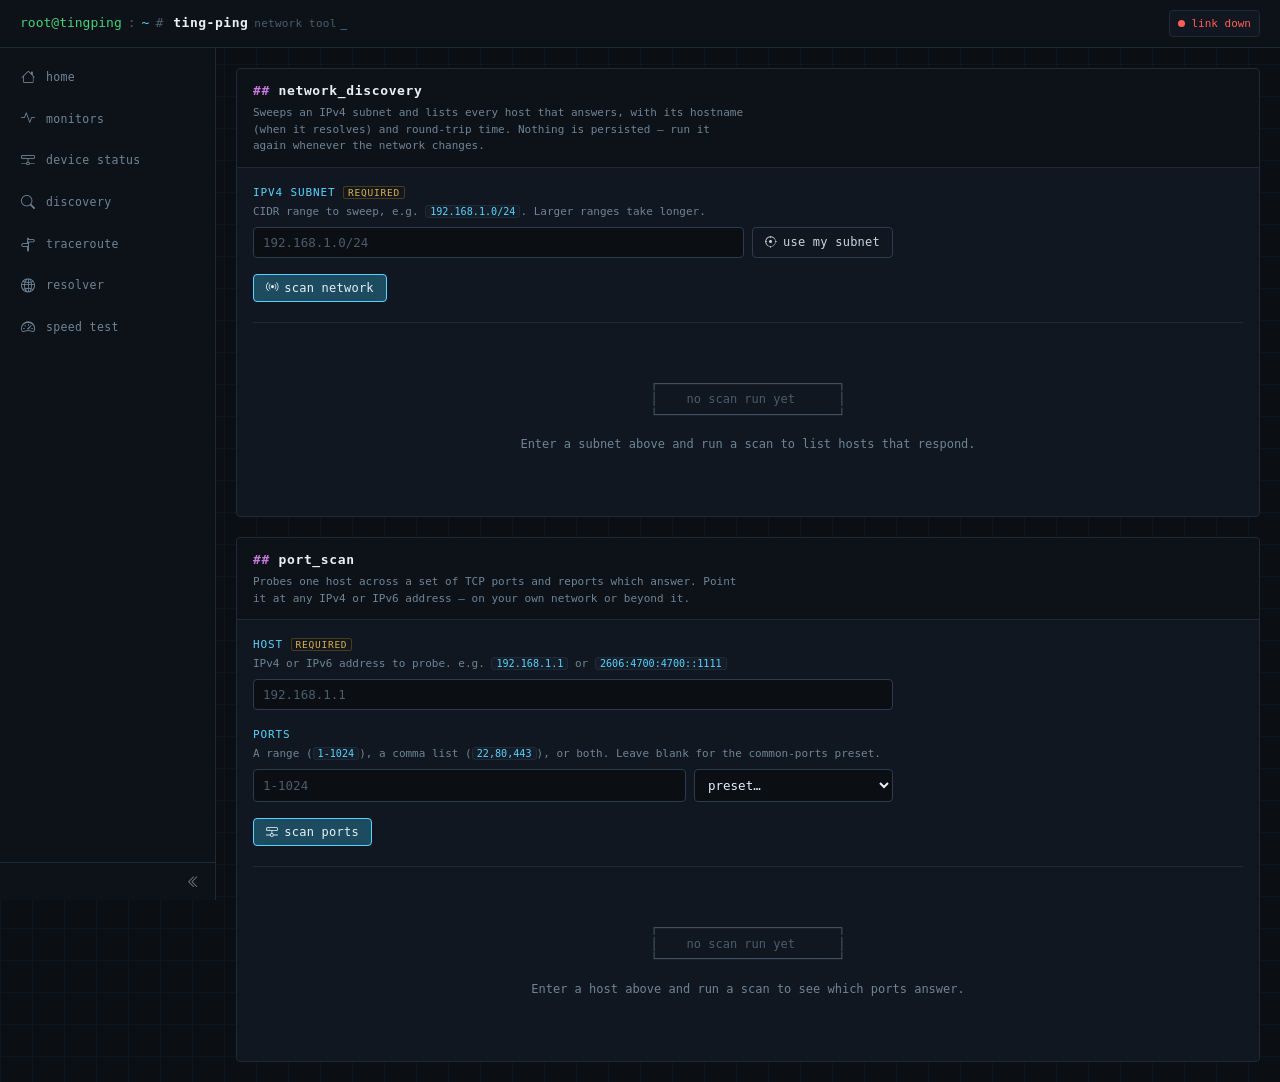
<file: static/discovery.html>
<!doctype html>
<html lang="en">
<head>
  <meta charset="UTF-8" />
  <meta name="viewport" content="width=device-width, initial-scale=1.0" />
  <title>TingPing — discovery</title>
  <link rel="icon" type="image/svg+xml" href="/static/ting-ping-icon.svg">
  <link rel="stylesheet" href="/static/vendor/bootstrap-icons/bootstrap-icons.css">
  <link rel="stylesheet" href="/static/css/style.css">
</head>
<body>
  <header class="app-header" id="app-header"></header>

  <div class="app-shell">
    <aside class="sidebar" id="app-sidebar"></aside>

    <div class="app-content">
      <main>
    <section class="panel discovery-panel">
      <div class="panel-header">
        <div class="panel-title">
          <h2><span class="sigil">##</span> network_discovery</h2>
          <p class="panel-desc">
            Sweeps an IPv4 subnet and lists every host that answers, with its hostname (when it
            resolves) and round-trip time. Nothing is persisted &mdash; run it again whenever the
            network changes.
          </p>
        </div>
      </div>

      <div class="panel-body">
        <form id="discovery-form" class="scan-form">
          <label class="field">
            <span class="field-label">ipv4 subnet <span class="req">required</span></span>
            <span class="field-hint">CIDR range to sweep, e.g. <code>192.168.1.0/24</code>. Larger ranges take longer.</span>
            <div class="input-row">
              <input type="text" id="d-subnet" placeholder="192.168.1.0/24" autocomplete="off" spellcheck="false" required />
              <button type="button" id="btn-detect-subnet" class="btn btn-ghost"
                      title="Fill in this machine's own subnet, read from its active adapter">
                <i class="bi bi-crosshair"></i> use my subnet
              </button>
            </div>
          </label>

          <div id="discovery-error" class="form-error" hidden></div>

          <div class="scan-actions">
            <button type="submit" id="btn-scan-network" class="btn btn-primary">
              <i class="bi bi-broadcast"></i> scan network
            </button>
            <button type="button" id="btn-stop-scan" class="btn btn-ghost" title="Stop the sweep and keep whatever hosts have answered so far" hidden>
              <i class="bi bi-stop-fill"></i> stop
            </button>
            <span id="discovery-progress" class="scan-progress" hidden></span>
          </div>
        </form>

        <div id="discovery-results">
          <div id="discovery-empty" class="empty-state">
            <pre class="ascii">┌─────────────────────────┐
│    no scan run yet      │
└─────────────────────────┘</pre>
            <p>Enter a subnet above and run a scan to list hosts that respond.</p>
          </div>
          <div id="hosts-summary" class="scan-summary muted" hidden></div>
          <div id="hosts-grid" class="hosts-grid" hidden></div>
        </div>
      </div>
    </section>

    <section id="portscan-panel" class="panel portscan-panel">
      <div class="panel-header">
        <div class="panel-title">
          <h2><span class="sigil">##</span> port_scan</h2>
          <p class="panel-desc">
            Probes one host across a set of TCP ports and reports which answer. Point it at any
            IPv4 or IPv6 address &mdash; on your own network or beyond it.
          </p>
        </div>
      </div>

      <div class="panel-body">
        <form id="portscan-form" class="scan-form">
          <label class="field">
            <span class="field-label">host <span class="req">required</span></span>
            <span class="field-hint">IPv4 or IPv6 address to probe. e.g. <code>192.168.1.1</code> or <code>2606:4700:4700::1111</code></span>
            <input type="text" id="p-host" placeholder="192.168.1.1" autocomplete="off" spellcheck="false" required />
          </label>

          <label class="field">
            <span class="field-label">ports</span>
            <span class="field-hint">A range (<code>1-1024</code>), a comma list (<code>22,80,443</code>), or both. Leave blank for the common-ports preset.</span>
            <div class="input-row">
              <input type="text" id="p-ports" placeholder="1-1024" autocomplete="off" spellcheck="false" />
              <select id="p-preset" title="Fill the ports field with a preset">
                <option value="">preset&hellip;</option>
                <option value="common">common ports</option>
                <option value="1-1024">1 – 1024</option>
                <option value="1-65535">all ports (1 – 65535)</option>
              </select>
            </div>
          </label>

          <div id="portscan-error" class="form-error" hidden></div>

          <div class="scan-actions">
            <button type="submit" id="btn-scan-ports" class="btn btn-primary">
              <i class="bi bi-hdd-network"></i> scan ports
            </button>
            <button type="button" id="btn-stop-portscan" class="btn btn-ghost" title="Stop the scan and keep whatever ports have answered so far" hidden>
              <i class="bi bi-stop-fill"></i> stop
            </button>
            <span id="portscan-progress" class="scan-progress" hidden></span>
          </div>
        </form>

        <div id="portscan-results">
          <div id="portscan-empty" class="empty-state">
            <pre class="ascii">┌─────────────────────────┐
│    no scan run yet      │
└─────────────────────────┘</pre>
            <p>Enter a host above and run a scan to see which ports answer.</p>
          </div>
          <div id="ports-summary" class="scan-summary muted" hidden></div>
          <div id="ports-grid" class="ports-grid" hidden></div>
        </div>
      </div>
    </section>
      </main>
    </div>
  </div>

  <div id="toast-stack" class="toast-stack" aria-live="polite"></div>

  <script src="/static/js/navbar.js"></script>
  <script src="/static/js/notify.js"></script>
  <script src="/static/js/api.js"></script>
  <script src="/static/js/ws.js"></script>
  <script src="/static/js/discovery.js"></script>
  <script src="/static/js/discovery-main.js"></script>
</body>
</html>
</file>
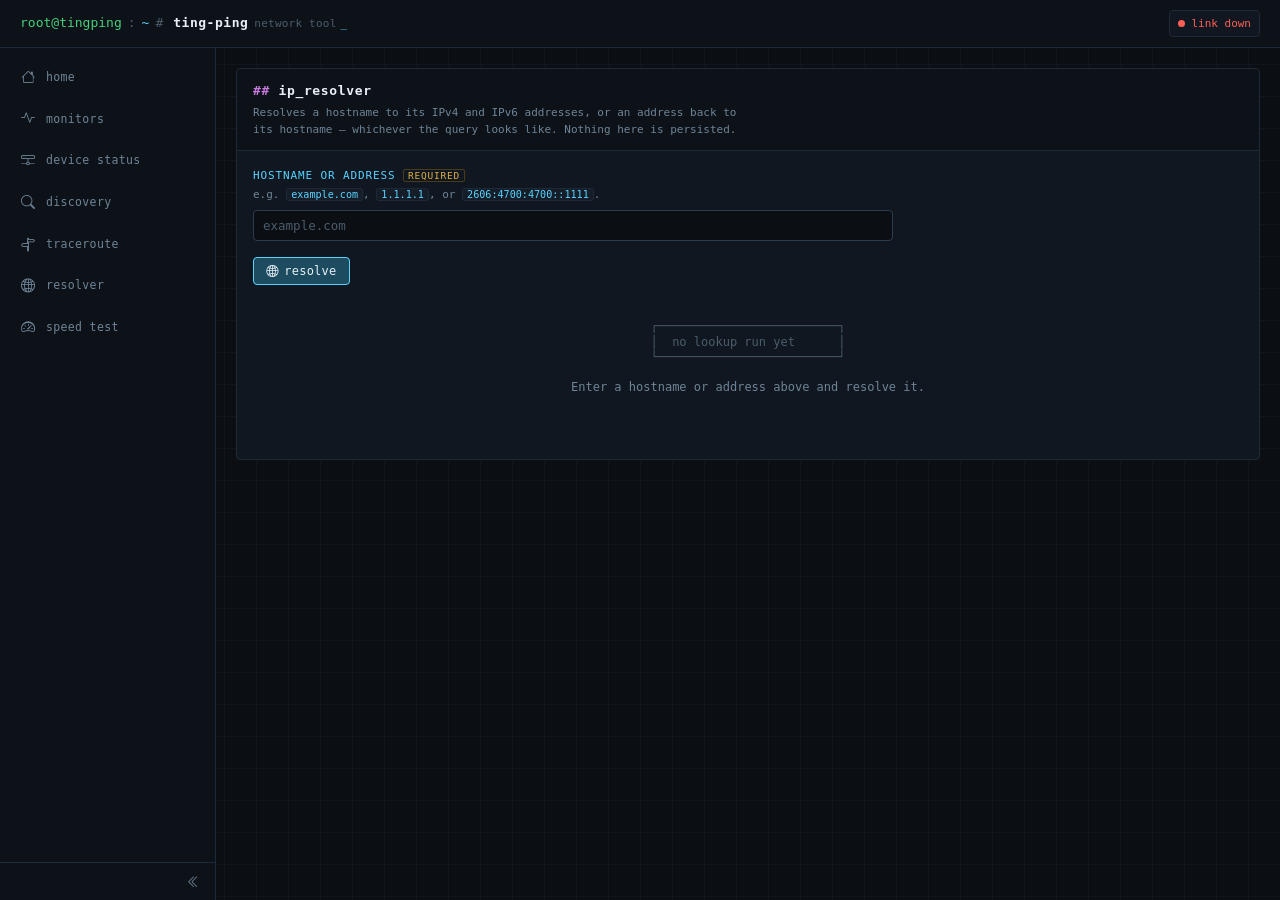
<file: static/resolver.html>
<!doctype html>
<html lang="en">
<head>
  <meta charset="UTF-8" />
  <meta name="viewport" content="width=device-width, initial-scale=1.0" />
  <title>TingPing — resolver</title>
  <link rel="icon" type="image/svg+xml" href="/static/ting-ping-icon.svg">
  <link rel="stylesheet" href="/static/vendor/bootstrap-icons/bootstrap-icons.css">
  <link rel="stylesheet" href="/static/css/style.css">
</head>
<body>
  <header class="app-header" id="app-header"></header>

  <div class="app-shell">
    <aside class="sidebar" id="app-sidebar"></aside>

    <div class="app-content">
      <main>
    <section class="panel resolver-panel">
      <div class="panel-header">
        <div class="panel-title">
          <h2><span class="sigil">##</span> ip_resolver</h2>
          <p class="panel-desc">
            Resolves a hostname to its IPv4 and IPv6 addresses, or an address back to its
            hostname &mdash; whichever the query looks like. Nothing here is persisted.
          </p>
        </div>
      </div>

      <div class="panel-body">
        <form id="resolver-form" class="scan-form">
          <label class="field">
            <span class="field-label">hostname or address <span class="req">required</span></span>
            <span class="field-hint">e.g. <code>example.com</code>, <code>1.1.1.1</code>, or <code>2606:4700:4700::1111</code>.</span>
            <input type="text" id="r-query" placeholder="example.com" autocomplete="off" spellcheck="false" required />
          </label>

          <div id="resolver-error" class="form-error" hidden></div>

          <div class="scan-actions">
            <button type="submit" id="btn-resolve" class="btn btn-primary">
              <i class="bi bi-globe2"></i> resolve
            </button>
            <span id="resolver-progress" class="scan-progress" hidden></span>
          </div>
        </form>

        <div id="resolver-results">
          <div id="resolver-empty" class="empty-state">
            <pre class="ascii">┌─────────────────────────┐
│  no lookup run yet      │
└─────────────────────────┘</pre>
            <p>Enter a hostname or address above and resolve it.</p>
          </div>
          <div id="resolver-output" hidden></div>
        </div>
      </div>
    </section>
      </main>
    </div>
  </div>

  <div id="toast-stack" class="toast-stack" aria-live="polite"></div>

  <script src="/static/js/navbar.js"></script>
  <script src="/static/js/notify.js"></script>
  <script src="/static/js/api.js"></script>
  <script src="/static/js/ws.js"></script>
  <script src="/static/js/resolver.js"></script>
  <script src="/static/js/resolver-main.js"></script>
</body>
</html>
</file>
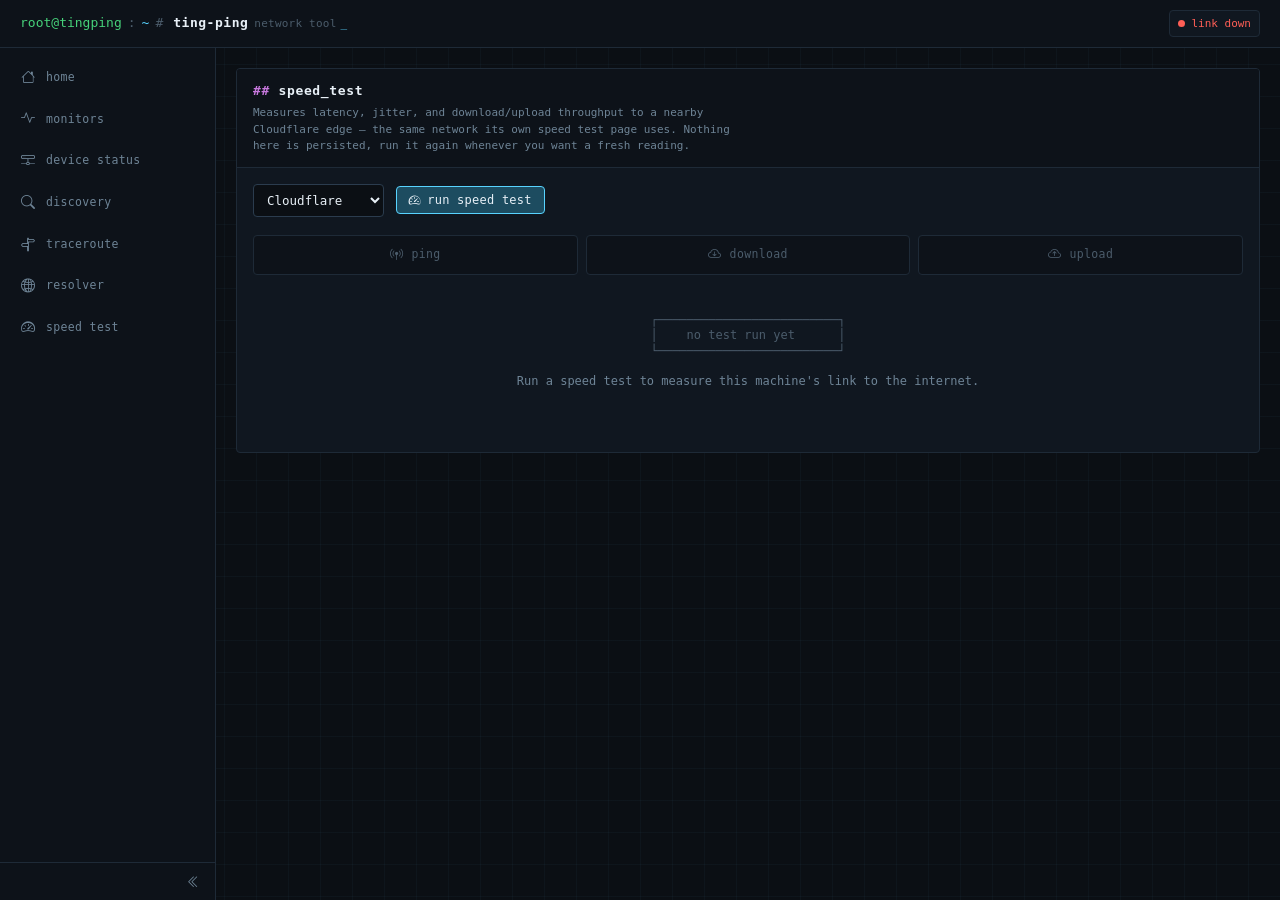
<file: static/speedtest.html>
<!doctype html>
<html lang="en">
<head>
  <meta charset="UTF-8" />
  <meta name="viewport" content="width=device-width, initial-scale=1.0" />
  <title>TingPing — speed test</title>
  <link rel="icon" type="image/svg+xml" href="/static/ting-ping-icon.svg">
  <link rel="stylesheet" href="/static/vendor/bootstrap-icons/bootstrap-icons.css">
  <link rel="stylesheet" href="/static/css/style.css">
</head>
<body>
  <header class="app-header" id="app-header"></header>

  <div class="app-shell">
    <aside class="sidebar" id="app-sidebar"></aside>

    <div class="app-content">
      <main>
    <section class="panel speedtest-panel">
      <div class="panel-header">
        <div class="panel-title">
          <h2><span class="sigil">##</span> speed_test</h2>
          <p class="panel-desc">
            Measures latency, jitter, and download/upload throughput to a nearby Cloudflare edge
            &mdash; the same network its own speed test page uses. Nothing here is persisted, run
            it again whenever you want a fresh reading.
          </p>
        </div>
      </div>

      <div class="panel-body">
        <div class="scan-actions">
          <select id="speedtest-provider" title="Which network the test runs against">
            <option value="cloudflare">Cloudflare</option>
            <option value="ndt7">M-Lab (NDT7)</option>
          </select>
          <button type="button" id="btn-run-speedtest" class="btn btn-primary">
            <i class="bi bi-speedometer2"></i> run speed test
          </button>
          <button type="button" id="btn-stop-speedtest" class="btn btn-ghost" title="Stop the test and keep whatever has been measured so far" hidden>
            <i class="bi bi-stop-fill"></i> stop
          </button>
          <span id="speedtest-progress" class="scan-progress" hidden></span>
        </div>
        <div id="speedtest-server" class="muted" hidden></div>

        <div id="speedtest-error" class="form-error" hidden></div>

        <div class="speed-phases" id="speed-phases">
          <div class="speed-phase" data-phase="ping"><i class="bi bi-broadcast-pin"></i> ping</div>
          <div class="speed-phase" data-phase="download"><i class="bi bi-cloud-arrow-down"></i> download</div>
          <div class="speed-phase" data-phase="upload"><i class="bi bi-cloud-arrow-up"></i> upload</div>
        </div>

        <div id="speed-bar-wrap" class="speed-bar-wrap" hidden>
          <div class="speed-bar-track"><div id="speed-bar-fill" class="speed-bar-fill"></div></div>
          <div id="speed-bar-label" class="speed-bar-label"></div>
        </div>

        <div id="speedtest-empty" class="empty-state">
          <pre class="ascii">┌─────────────────────────┐
│    no test run yet      │
└─────────────────────────┘</pre>
          <p>Run a speed test to measure this machine's link to the internet.</p>
        </div>

        <div id="speedtest-results" class="stat-strip" hidden>
          <div class="stat-tile" id="stat-ping">
            <span class="stat-value" id="val-ping">&mdash;</span>
            <span class="stat-label">ping</span>
          </div>
          <div class="stat-tile" id="stat-jitter">
            <span class="stat-value" id="val-jitter">&mdash;</span>
            <span class="stat-label">jitter</span>
          </div>
          <div class="stat-tile" id="stat-download">
            <span class="stat-value" id="val-download">&mdash;</span>
            <span class="stat-label">download</span>
          </div>
          <div class="stat-tile" id="stat-upload">
            <span class="stat-value" id="val-upload">&mdash;</span>
            <span class="stat-label">upload</span>
          </div>
        </div>
      </div>
    </section>
      </main>
    </div>
  </div>

  <div id="toast-stack" class="toast-stack" aria-live="polite"></div>

  <script src="/static/js/navbar.js"></script>
  <script src="/static/js/notify.js"></script>
  <script src="/static/js/api.js"></script>
  <script src="/static/js/ws.js"></script>
  <script src="/static/js/speedtest.js"></script>
  <script src="/static/js/speedtest-main.js"></script>
</body>
</html>
</file>
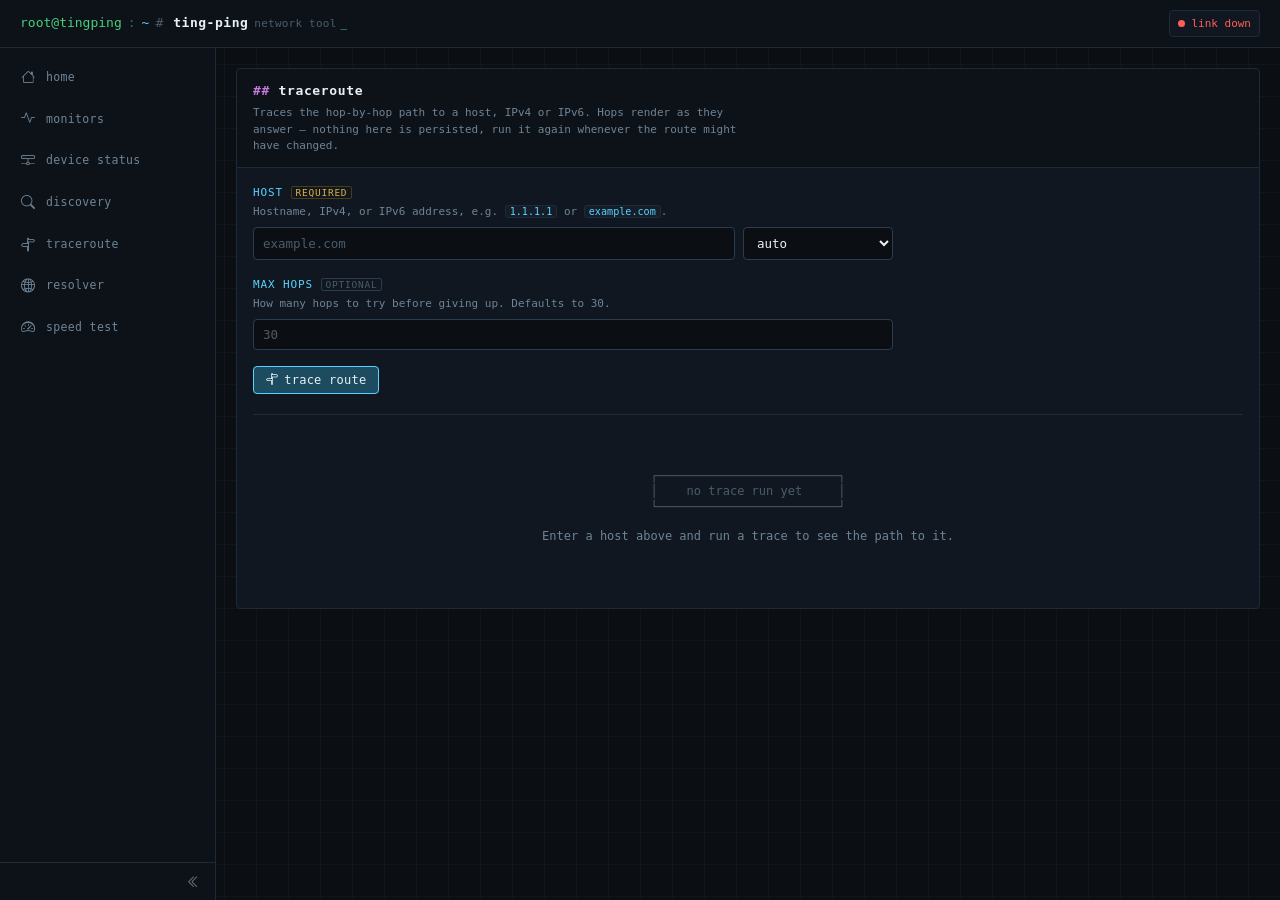
<file: static/traceroute.html>
<!doctype html>
<html lang="en">
<head>
  <meta charset="UTF-8" />
  <meta name="viewport" content="width=device-width, initial-scale=1.0" />
  <title>TingPing — traceroute</title>
  <link rel="icon" type="image/svg+xml" href="/static/ting-ping-icon.svg">
  <link rel="stylesheet" href="/static/vendor/bootstrap-icons/bootstrap-icons.css">
  <link rel="stylesheet" href="/static/css/style.css">
</head>
<body>
  <header class="app-header" id="app-header"></header>

  <div class="app-shell">
    <aside class="sidebar" id="app-sidebar"></aside>

    <div class="app-content">
      <main>
    <section class="panel traceroute-panel">
      <div class="panel-header">
        <div class="panel-title">
          <h2><span class="sigil">##</span> traceroute</h2>
          <p class="panel-desc">
            Traces the hop-by-hop path to a host, IPv4 or IPv6. Hops render as they answer &mdash;
            nothing here is persisted, run it again whenever the route might have changed.
          </p>
        </div>
      </div>

      <div class="panel-body">
        <form id="traceroute-form" class="scan-form">
          <label class="field">
            <span class="field-label">host <span class="req">required</span></span>
            <span class="field-hint">Hostname, IPv4, or IPv6 address, e.g. <code>1.1.1.1</code> or <code>example.com</code>.</span>
            <div class="input-row">
              <input type="text" id="t-host" placeholder="example.com" autocomplete="off" spellcheck="false" required />
              <select id="t-family" title="Which address family to trace">
                <option value="auto">auto</option>
                <option value="ipv4">IPv4</option>
                <option value="ipv6">IPv6</option>
              </select>
            </div>
          </label>

          <label class="field">
            <span class="field-label">max hops <span class="opt">optional</span></span>
            <span class="field-hint">How many hops to try before giving up. Defaults to 30.</span>
            <input type="number" id="t-max-hops" placeholder="30" min="1" max="64" />
          </label>

          <div id="traceroute-error" class="form-error" hidden></div>

          <div class="scan-actions">
            <button type="submit" id="btn-run-traceroute" class="btn btn-primary">
              <i class="bi bi-signpost-split"></i> trace route
            </button>
            <button type="button" id="btn-stop-traceroute" class="btn btn-ghost" title="Stop the trace and keep whatever hops have answered so far" hidden>
              <i class="bi bi-stop-fill"></i> stop
            </button>
            <span id="traceroute-progress" class="scan-progress" hidden></span>
          </div>
        </form>

        <div id="traceroute-results">
          <div id="traceroute-empty" class="empty-state">
            <pre class="ascii">┌─────────────────────────┐
│    no trace run yet     │
└─────────────────────────┘</pre>
            <p>Enter a host above and run a trace to see the path to it.</p>
          </div>
          <div id="traceroute-summary" class="scan-summary muted" hidden></div>
          <table id="hop-table" class="hop-table" hidden>
            <thead>
              <tr>
                <th>hop</th>
                <th>address</th>
                <th>hostname</th>
                <th colspan="3">round-trip time</th>
              </tr>
            </thead>
            <tbody id="hop-table-body"></tbody>
          </table>
        </div>
      </div>
    </section>
      </main>
    </div>
  </div>

  <div id="toast-stack" class="toast-stack" aria-live="polite"></div>

  <script src="/static/js/navbar.js"></script>
  <script src="/static/js/notify.js"></script>
  <script src="/static/js/api.js"></script>
  <script src="/static/js/ws.js"></script>
  <script src="/static/js/traceroute.js"></script>
  <script src="/static/js/traceroute-main.js"></script>
</body>
</html>
</file>
<file: static/css/style.css>
/* ting-ping — terminal-flavoured console UI.
   Committed dark theme: this is meant to sit next to a shell, not a docs site. */

:root {
  color-scheme: dark;

  /* Kept in sync with the topbar's real rendered height by navbar.js, so the
     sidebar (which sits below it) always starts exactly where it ends. */
  --header-h: 49px;

  --bg: #0b0f14;
  --bg-alt: #0d1219;
  --surface: #101720;
  --surface-2: #141d28;
  --border: #1e2a37;
  --border-bright: #2b3c4e;

  --text: #c9d6e2;
  --text-bright: #e8f0f7;
  --text-muted: #6e8496;
  --text-dim: #4b5c6b;

  --accent: #58d3ff;
  --accent-dim: #1d4c60;
  --success: #46d17a;
  --danger: #ff5f56;
  --warning: #e3b341;
  --unknown: #5a6b7a;
  --magenta: #c778dd;

  --mono: "JetBrains Mono", "Cascadia Mono", "Cascadia Code", ui-monospace, SFMono-Regular,
    "SF Mono", Menlo, Consolas, "DejaVu Sans Mono", "Liberation Mono", monospace;

  --radius: 4px;
  --grid-line: rgba(88, 211, 255, 0.035);
}

* { box-sizing: border-box; }

[hidden] { display: none !important; }

html { scrollbar-color: var(--border-bright) var(--bg); }

body {
  margin: 0;
  font-family: var(--mono);
  font-size: 13px;
  line-height: 1.55;
  background-color: var(--bg);
  /* faint graph-paper grid, the way a monitoring console looks */
  background-image:
    linear-gradient(var(--grid-line) 1px, transparent 1px),
    linear-gradient(90deg, var(--grid-line) 1px, transparent 1px);
  background-size: 32px 32px;
  color: var(--text);
  -webkit-font-smoothing: antialiased;
}

code {
  font-family: inherit;
  background: var(--surface-2);
  border: 1px solid var(--border);
  border-radius: 3px;
  padding: 0 4px;
  color: var(--accent);
  font-size: 0.92em;
}

::selection { background: var(--accent-dim); color: var(--text-bright); }

/* ── app shell / sidebar ──────────────────────────────────────────────── */

.app-shell {
  display: flex;
  align-items: stretch;
}

.sidebar {
  --sidebar-w: 216px;
  --sidebar-w-collapsed: 56px;
  width: var(--sidebar-w);
  flex: 0 0 auto;
  display: flex;
  flex-direction: column;
  background: var(--bg-alt);
  border-right: 1px solid var(--border);
  position: sticky;
  top: var(--header-h);
  height: calc(100vh - var(--header-h));
  overflow-x: hidden;
  overflow-y: auto;
  transition: width 0.16s ease;
  z-index: 30;
}
.sidebar.collapsed { width: var(--sidebar-w-collapsed); }
/* Applied only for the initial-state sync on page load, so the sidebar
   starts in its stored collapsed/expanded state instantly instead of
   visibly animating through it on every navigation. */
.sidebar.no-transition { transition: none !important; }

.sidebar-nav {
  display: flex;
  flex-direction: column;
  gap: 2px;
  padding: 10px 8px;
  flex: 1 1 auto;
}

.sidebar-footer {
  padding: 8px;
  border-top: 1px solid var(--border);
  display: flex;
  flex-direction: column;
  gap: 8px;
}

.sidebar-collapse-btn {
  align-self: flex-end;
  font-size: 14px;
}
.sidebar.collapsed .sidebar-collapse-btn { align-self: center; }

.sidebar-backdrop {
  position: fixed;
  inset: 0;
  background: rgba(3, 6, 10, 0.6);
  opacity: 0;
  pointer-events: none;
  transition: opacity 0.18s ease;
  z-index: 25;
}
.sidebar-backdrop.visible { opacity: 1; pointer-events: auto; }

.app-content {
  flex: 1 1 auto;
  min-width: 0;
  display: flex;
  flex-direction: column;
}

/* ── header ───────────────────────────────────────────────────────────── */

.app-header {
  display: flex;
  align-items: center;
  justify-content: space-between;
  flex-wrap: wrap;
  gap: 12px;
  padding: 10px 20px;
  background: var(--bg-alt);
  border-bottom: 1px solid var(--border);
  position: sticky;
  top: 0;
  z-index: 40;
}

.header-left {
  display: flex;
  align-items: center;
  gap: 12px;
  min-width: 0;
}

.sidebar-mobile-btn { display: none; }

.brand {
  display: flex;
  align-items: baseline;
  gap: 6px;
  font-size: 13px;
  white-space: nowrap;
}

.brand-prompt { color: var(--success); }
.brand-sep { color: var(--text-dim); }
.brand-path { color: var(--accent); }
.brand-caret { color: var(--text-dim); margin-right: 4px; }

.brand-name {
  color: var(--text-bright);
  font-weight: 700;
  letter-spacing: 0.04em;
}

.brand-tag {
  color: var(--text-dim);
  font-size: 11px;
  letter-spacing: 0.02em;
}

.brand-tag::after {
  content: "_";
  color: var(--accent);
  margin-left: 4px;
  animation: blink 1.1s steps(1, end) infinite;
}

.header-actions {
  display: flex;
  align-items: center;
  gap: 8px;
  flex-wrap: wrap;
}

/* ── page nav (sidebar links) ─────────────────────────────────────────── */

.nav-tab {
  display: flex;
  align-items: center;
  gap: 10px;
  font-size: 11.5px;
  letter-spacing: 0.03em;
  text-decoration: none;
  color: var(--text-muted);
  border: 1px solid transparent;
  border-radius: var(--radius);
  padding: 8px 11px;
  white-space: nowrap;
  overflow: hidden;
  transition: color 0.12s ease, border-color 0.12s ease, background 0.12s ease;
}
.nav-tab:hover { color: var(--text-bright); border-color: var(--border); }
.nav-tab.active {
  color: var(--text-bright);
  background: var(--accent-dim);
  border-color: var(--accent);
}
.nav-tab i { flex-shrink: 0; font-size: 14px; width: 16px; text-align: center; }
.nav-label { overflow: hidden; text-overflow: ellipsis; }

.sidebar.collapsed .nav-tab { justify-content: center; padding: 8px; }
.sidebar.collapsed .nav-label { display: none; }

.link-status {
  display: inline-flex;
  align-items: center;
  gap: 6px;
  font-size: 11px;
  color: var(--text-muted);
  border: 1px solid var(--border);
  border-radius: var(--radius);
  padding: 4px 8px;
  background: var(--surface);
  cursor: help;
}

.link-dot {
  width: 7px;
  height: 7px;
  border-radius: 50%;
  background: var(--unknown);
  flex-shrink: 0;
}

.link-status.online .link-dot {
  background: var(--success);
  box-shadow: 0 0 6px rgba(70, 209, 122, 0.7);
  animation: dot-breathe 2s ease-in-out infinite;
}
.link-status.online .link-text { color: var(--success); }

.link-status.offline .link-dot {
  background: var(--danger);
  animation: blink 1s steps(1, end) infinite;
}
.link-status.connecting .link-dot { animation: dot-breathe 1.2s ease-in-out infinite; }
.link-status.offline .link-text { color: var(--danger); }

/* ── buttons ──────────────────────────────────────────────────────────── */

.btn {
  display: inline-flex;
  align-items: center;
  gap: 6px;
  font-family: inherit;
  font-size: 12px;
  letter-spacing: 0.02em;
  border: 1px solid var(--border-bright);
  border-radius: var(--radius);
  padding: 6px 12px;
  background: var(--surface);
  color: var(--text);
  cursor: pointer;
  transition: border-color 0.12s ease, background 0.12s ease, color 0.12s ease;
}

.btn:hover { border-color: var(--accent); color: var(--text-bright); }
.btn:active { transform: translateY(1px); }
.btn:focus-visible { outline: 1px solid var(--accent); outline-offset: 1px; }

.btn-primary {
  background: var(--accent-dim);
  border-color: var(--accent);
  color: var(--text-bright);
}
.btn-primary:hover { background: #235a71; }

.btn-ghost { background: transparent; }

.btn-danger { background: transparent; border-color: #5c2b2b; color: var(--danger); }
.btn-danger:hover { background: rgba(255, 95, 86, 0.12); border-color: var(--danger); }

.icon-btn {
  background: none;
  border: 1px solid transparent;
  border-radius: var(--radius);
  color: var(--text-muted);
  cursor: pointer;
  font-size: 13px;
  padding: 3px 6px;
  line-height: 1;
  font-family: inherit;
}
.icon-btn:hover { color: var(--accent); border-color: var(--border-bright); }

/* ── layout / panels ──────────────────────────────────────────────────── */

main {
  width: 100%;
  padding: 20px;
  display: flex;
  flex-direction: column;
  gap: 20px;
}

/* Page-specific actions that don't belong in the shared navbar — each page
   supplies its own, or none at all. */
.page-toolbar {
  display: flex;
  justify-content: flex-end;
  gap: 8px;
}

.panel {
  background: var(--surface);
  border: 1px solid var(--border);
  border-radius: var(--radius);
  overflow: hidden;
}

.panel-header {
  display: flex;
  align-items: flex-start;
  justify-content: space-between;
  gap: 16px;
  flex-wrap: wrap;
  padding: 12px 16px;
  border-bottom: 1px solid var(--border);
  background: var(--bg-alt);
}

.panel-header h2 {
  margin: 0;
  font-size: 13px;
  font-weight: 700;
  letter-spacing: 0.05em;
  color: var(--text-bright);
}

.sigil { color: var(--magenta); }

.panel-title { flex: 1 1 320px; min-width: 0; }

.panel-desc {
  margin: 4px 0 0;
  font-size: 11px;
  color: var(--text-muted);
  max-width: 74ch;
  line-height: 1.5;
}

.panel-header-right {
  display: flex;
  align-items: center;
  gap: 10px;
}

.stamp {
  font-size: 11px;
  color: var(--text-dim);
  white-space: nowrap;
  cursor: help;
}

.panel-body { padding: 16px; }

.legend {
  display: flex;
  flex-direction: column;
  gap: 2px;
  font-size: 11px;
  color: var(--text-muted);
  cursor: help;
}
.legend-item { display: flex; align-items: center; gap: 6px; }
.legend .status-dot { width: 9px; height: 9px; }

/* ── dashboard (home) ─────────────────────────────────────────────────── */

.stat-strip {
  display: grid;
  grid-template-columns: repeat(auto-fit, minmax(110px, 1fr));
  gap: 14px;
}

.stat-tile {
  display: flex;
  flex-direction: column;
  gap: 2px;
  padding: 10px 14px;
  border: 1px solid var(--border);
  border-radius: var(--radius);
  background: var(--bg-alt);
}

.stat-value {
  font-size: 24px;
  font-weight: 700;
  color: var(--text-bright);
  line-height: 1.2;
}

.stat-up .stat-value { color: var(--success); }
.stat-down .stat-value { color: var(--danger); }
.stat-unknown .stat-value { color: var(--unknown); }

.stat-label {
  font-size: 10.5px;
  text-transform: uppercase;
  letter-spacing: 0.08em;
  color: var(--text-muted);
}

.dash-cards {
  display: grid;
  grid-template-columns: repeat(auto-fit, minmax(280px, 1fr));
  gap: 14px;
  margin-top: 20px;
}

.dash-card {
  display: flex;
  align-items: center;
  gap: 14px;
  padding: 16px;
  background: var(--surface);
  border: 1px solid var(--border);
  border-radius: var(--radius);
  color: inherit;
  text-decoration: none;
  transition: border-color 0.15s ease, background 0.15s ease;
}

.dash-card:hover {
  border-color: var(--accent-dim);
  background: var(--surface-2);
}

.dash-card-icon {
  flex: 0 0 auto;
  display: flex;
  align-items: center;
  justify-content: center;
  width: 40px;
  height: 40px;
  border-radius: var(--radius);
  background: var(--bg-alt);
  border: 1px solid var(--border-bright);
  color: var(--accent);
  font-size: 17px;
}

.dash-card-body { flex: 1 1 auto; min-width: 0; }

.dash-card-body h3 {
  margin: 0 0 4px;
  font-size: 13px;
  color: var(--text-bright);
}

.dash-card-desc {
  margin: 0 0 8px;
  font-size: 11px;
  color: var(--text-dim);
  line-height: 1.5;
}

.dash-card-meta {
  font-size: 11px;
  color: var(--text-muted);
}

.dash-card-meta .ok { color: var(--success); }
.dash-card-meta .bad { color: var(--danger); }

.dash-card-arrow {
  flex: 0 0 auto;
  color: var(--text-dim);
  font-size: 16px;
}

.dash-card:hover .dash-card-arrow { color: var(--accent); }

/* ── device status ────────────────────────────────────────────────────── */

.status-grid {
  display: grid;
  grid-template-columns: repeat(auto-fill, minmax(300px, 1fr));
  gap: 14px;
}

.status-block {
  border: 1px solid var(--border);
  border-radius: var(--radius);
  background: var(--bg-alt);
  padding: 12px 14px;
}

.status-block h3 {
  font-size: 11px;
  text-transform: uppercase;
  letter-spacing: 0.1em;
  color: var(--accent);
  margin: 0;
}

.status-block .block-desc {
  margin: 2px 0 10px;
  font-size: 10.5px;
  color: var(--text-dim);
  line-height: 1.45;
}

.kv { margin-bottom: 9px; }
.kv:last-child { margin-bottom: 0; }

.kv-line {
  display: flex;
  align-items: baseline;
  gap: 8px;
  font-size: 12px;
}

.kv-key { color: var(--text-muted); white-space: nowrap; }

/* dotted leader between key and value, like a config dump */
.kv-fill {
  flex: 1;
  border-bottom: 1px dotted var(--border-bright);
  transform: translateY(-3px);
  min-width: 8px;
}

.kv-val {
  color: var(--text-bright);
  text-align: right;
  word-break: break-all;
}

.kv-val.ok { color: var(--success); }
.kv-val.bad { color: var(--danger); }
.kv-val.warn { color: var(--warning); }
.kv-val.na { color: var(--text-dim); }

.kv-hint {
  display: block;
  font-size: 10.5px;
  color: var(--text-dim);
  line-height: 1.4;
  margin-top: 1px;
}

/* ── monitor cards ────────────────────────────────────────────────────── */

.targets-grid {
  display: grid;
  grid-template-columns: repeat(auto-fill, minmax(330px, 1fr));
  gap: 14px;
}

.target-card {
  background: var(--bg-alt);
  border: 2px solid var(--unknown);
  border-radius: var(--radius);
  padding: 12px 14px;
  transition: border-color 0.15s ease;
}
.target-card.is-up { border-color: var(--success); }
.target-card.is-down { border-color: var(--danger); }
.target-card.is-unknown { border-color: var(--unknown); }

/* Drag to reorder. The card is only made draggable while the grip is held
   (see js/targets.js), so dragging never fights with the chart or the buttons. */
.drag-handle {
  display: inline-flex;
  color: var(--text-dim);
  cursor: grab;
  touch-action: none;
  flex-shrink: 0;
}
.drag-handle:hover { color: var(--text-muted); }
.drag-handle:active { cursor: grabbing; }

.target-card.dragging {
  opacity: 0.4;
  border-style: dashed;
  border-color: var(--accent);
  cursor: grabbing;
}
/* The grid is reordered live under the pointer, so the card being dragged is
   also the drop preview — no separate placeholder to keep in step. */
.targets-grid.reordering .target-card:not(.dragging) {
  transition: transform 0.15s ease;
}

.target-card-head {
  display: flex;
  align-items: flex-start;
  justify-content: space-between;
  gap: 8px;
}

.target-status {
  display: flex;
  align-items: center;
  gap: 9px;
  min-width: 0;
}

/* Status glyph: a core dot that beats, wrapped in rings that keep radiating
   outward the way a monitoring console pulses.

   The beat is deliberately decoupled from how often the monitor is polled: a
   1s check and a 60s check pulse at exactly the same rate, so the grid reads as
   one instrument rather than a row of clocks running at different speeds.
   --beat-period is the single source of that rate, and --beat-phase (a negative
   delay set once per card in js/targets.js) starts every dot mid-animation at
   the same offset, so cards created minutes apart still beat in unison.
   Nothing restarts these animations — a fresh result is signalled by the
   latency value flashing instead. */
.status-dot {
  position: relative;
  width: 10px;
  height: 10px;
  flex-shrink: 0;
  display: inline-block;
  --dot: var(--unknown);
  --dot-rgb: 90, 107, 122;
  --beat-period: 2.4s;
  --beat-phase: 0s;
}

.status-dot.up { --dot: var(--success); --dot-rgb: 70, 209, 122; }
.status-dot.down { --dot: var(--danger); --dot-rgb: 255, 95, 86; }
.status-dot.unknown { --dot: var(--unknown); --dot-rgb: 90, 107, 122; }

.status-dot .dot-core {
  position: absolute;
  inset: 2px;
  border-radius: 50%;
  background: var(--dot);
  box-shadow: 0 0 6px rgba(var(--dot-rgb), 0.8);
  animation: dot-beat var(--beat-period) ease-in-out var(--beat-phase) infinite;
}

.status-dot.unknown .dot-core {
  box-shadow: none;
  background: transparent;
  border: 1px solid var(--dot);
  animation: none;
}

/* Two continuously expanding rings, offset half a period so one is always
   mid-flight. Both offsets stay negative so the rings start already running. */
.status-dot.up::before,
.status-dot.up::after,
.status-dot.down::before,
.status-dot.down::after {
  content: "";
  position: absolute;
  inset: 0;
  border-radius: 50%;
  border: 1px solid var(--dot);
  animation: radar var(--beat-period) cubic-bezier(0.2, 0.6, 0.35, 1) var(--beat-phase) infinite;
}
.status-dot.up::after,
.status-dot.down::after {
  animation-delay: calc(var(--beat-phase) - var(--beat-period) / 2);
}

.target-name {
  color: var(--text-bright);
  font-weight: 700;
  overflow: hidden;
  text-overflow: ellipsis;
  white-space: nowrap;
}

.target-host {
  font-size: 11px;
  color: var(--text-muted);
  overflow: hidden;
  text-overflow: ellipsis;
  white-space: nowrap;
}

.target-card-actions { display: flex; align-items: center; gap: 8px; flex-shrink: 0; }

/* On/off slider for the monitor itself — flipping it stops or resumes the
   polling loop without opening the edit modal. */
.enable-switch {
  position: relative;
  display: inline-flex;
  align-items: center;
  width: 30px;
  height: 16px;
  flex-shrink: 0;
  border: 1px solid var(--border-bright);
  border-radius: 8px;
  background: var(--surface-2);
  cursor: pointer;
  padding: 0;
  transition: border-color 0.15s ease, background 0.15s ease;
}
.enable-switch .enable-switch-knob {
  position: absolute;
  top: 1px;
  left: 1px;
  width: 12px;
  height: 12px;
  border-radius: 50%;
  background: var(--text-dim);
  transition: transform 0.15s ease, background 0.15s ease;
}
.enable-switch.on {
  background: var(--accent-dim);
  border-color: var(--accent);
}
.enable-switch.on .enable-switch-knob {
  transform: translateX(14px);
  background: var(--accent);
  box-shadow: 0 0 5px rgba(88, 211, 255, 0.6);
}
.enable-switch:disabled { cursor: wait; opacity: 0.6; }
.enable-switch:focus-visible { outline: 1px solid var(--accent); outline-offset: 2px; }

.target-meta {
  display: flex;
  justify-content: space-between;
  align-items: center;
  gap: 10px;
  margin: 10px 0 6px;
  font-size: 11px;
}

.badge {
  display: inline-block;
  padding: 1px 7px;
  border-radius: 2px;
  font-size: 10px;
  letter-spacing: 0.06em;
  text-transform: uppercase;
  background: var(--surface-2);
  color: var(--text-muted);
  border: 1px solid var(--border-bright);
  white-space: nowrap;
  cursor: help;
}
.badge.disabled { opacity: 0.55; border-style: dashed; }

.latency-text {
  overflow: hidden;
  text-overflow: ellipsis;
  white-space: nowrap;
  text-align: right;
  min-width: 0;
  color: var(--text-bright);
  cursor: help;
}
.latency-text.bad { color: var(--danger); }
.latency-text.na { color: var(--text-dim); }

.metric-row {
  display: flex;
  align-items: center;
  justify-content: space-between;
  font-size: 10.5px;
  color: var(--text-dim);
  letter-spacing: 0.04em;
  cursor: help;
}
.metric-row .uptime-value { color: var(--text-muted); }

.uptime-bar-track {
  height: 4px;
  border-radius: 2px;
  background: var(--surface-2);
  border: 1px solid var(--border);
  overflow: hidden;
  margin: 3px 0 10px;
}
.uptime-bar-fill {
  height: 100%;
  background: linear-gradient(
    90deg,
    var(--success) 0%,
    rgba(150, 255, 190, 0.95) 50%,
    var(--success) 100%
  );
  background-size: 200% 100%;
  transition: width 0.3s ease;
  animation: sheen 3.2s linear infinite;
}

.chart-wrap {
  height: 110px;
  border: 1px solid var(--border);
  border-radius: var(--radius);
  background: var(--bg);
  padding: 6px 4px 2px;
}

.chart-caption {
  font-size: 10px;
  color: var(--text-dim);
  margin-top: 5px;
  letter-spacing: 0.03em;
}

.result-line {
  display: flex;
  align-items: baseline;
  gap: 7px;
  font-size: 11px;
  margin: 0 0 9px;
  min-height: 16px;
  cursor: help;
}

.result-code {
  flex-shrink: 0;
  padding: 0 6px;
  border-radius: 2px;
  border: 1px solid var(--border-bright);
  background: var(--surface-2);
  color: var(--text-muted);
  letter-spacing: 0.02em;
}
.result-code.ok { color: var(--success); border-color: rgba(70, 209, 122, 0.35); }
.result-code.fail {
  color: var(--danger);
  border-color: rgba(255, 95, 86, 0.4);
}
.result-code.idle { color: var(--text-dim); border-style: dashed; }

.result-detail {
  color: var(--text-dim);
  overflow: hidden;
  text-overflow: ellipsis;
  white-space: nowrap;
  min-width: 0;
}

.latency-text.flash { animation: value-flash 0.6s ease-out; }
.stamp.stamp-flash { animation: value-flash 0.9s ease-out; }

.loading { display: flex; align-items: center; gap: 8px; }

.spinner {
  display: inline-block;
  color: var(--accent);
  animation: spin 0.9s linear infinite;
}
.spinner::before { content: "◜"; }

/* ── discovery / port scan ────────────────────────────────────────────── */

.scan-form {
  display: flex;
  flex-direction: column;
  gap: 16px;
  max-width: 640px;
}

.input-row {
  display: flex;
  gap: 8px;
}
.field .input-row input[type="text"] { flex: 1; min-width: 0; width: auto; }
.field .input-row select { flex-shrink: 0; width: auto; min-width: 150px; }
.input-row .btn { flex-shrink: 0; }

.scan-actions {
  display: flex;
  align-items: center;
  gap: 12px;
}
.scan-actions select {
  font-family: inherit;
  font-size: 12.5px;
  padding: 7px 9px;
  border-radius: var(--radius);
  border: 1px solid var(--border-bright);
  background: var(--bg);
  color: var(--text-bright);
}

.scan-progress {
  display: inline-flex;
  align-items: center;
  gap: 7px;
  font-size: 11.5px;
  color: var(--text-muted);
}

.scan-summary {
  margin: 0 0 12px;
  font-size: 11.5px;
}

#discovery-results,
#portscan-results,
#traceroute-results {
  margin-top: 20px;
  padding-top: 20px;
  border-top: 1px solid var(--border);
}

.hosts-grid {
  display: grid;
  grid-template-columns: repeat(auto-fill, minmax(230px, 1fr));
  gap: 12px;
}

.host-card {
  background: var(--bg-alt);
  border: 1px solid var(--border);
  border-left: 2px solid var(--success);
  border-radius: var(--radius);
  padding: 10px 12px;
  animation: card-enter 0.28s ease-out;
}

.host-card-head {
  display: flex;
  align-items: center;
  gap: 8px;
}

.host-ident { flex: 1; min-width: 0; }

.host-ip {
  color: var(--text-bright);
  font-weight: 700;
  font-size: 12.5px;
  overflow: hidden;
  text-overflow: ellipsis;
  white-space: nowrap;
}

.host-hostname {
  font-size: 11px;
  color: var(--text-muted);
  overflow: hidden;
  text-overflow: ellipsis;
  white-space: nowrap;
}

.host-meta {
  display: flex;
  align-items: center;
  justify-content: space-between;
  gap: 8px;
  margin-top: 9px;
}

.ports-grid {
  display: flex;
  flex-wrap: wrap;
  gap: 8px;
}

.port-chip {
  display: inline-block;
  padding: 4px 9px;
  border-radius: 2px;
  font-size: 11px;
  letter-spacing: 0.02em;
  background: var(--surface-2);
  border: 1px solid var(--border-bright);
  color: var(--text-muted);
  cursor: help;
}
.port-chip.open { color: var(--success); border-color: rgba(70, 209, 122, 0.4); }
.port-chip.closed { color: var(--text-dim); border-style: dashed; }
.port-chip.filtered { color: var(--warning); border-color: rgba(227, 179, 65, 0.4); }

/* ── traceroute ────────────────────────────────────────────────────────── */

.hop-table {
  width: 100%;
  border-collapse: collapse;
  font-size: 12px;
}

.hop-table th {
  text-align: left;
  padding: 6px 10px;
  color: var(--text-muted);
  font-weight: 500;
  border-bottom: 1px solid var(--border);
}

.hop-table td {
  padding: 6px 10px;
  border-bottom: 1px solid var(--border);
  white-space: nowrap;
}

.hop-row { animation: card-enter 0.28s ease-out; }
.hop-num { color: var(--text-dim); }
.hop-addr { color: var(--text-bright); font-weight: 700; }
.hop-host { color: var(--text-muted); overflow: hidden; text-overflow: ellipsis; max-width: 260px; }
.hop-rtt { color: var(--text); }
.hop-timeout .hop-rtt,
td.hop-timeout { color: var(--text-dim); }
.hop-row.hop-timeout .hop-addr { color: var(--text-dim); font-style: italic; }
.hop-row.hop-reached .hop-addr { color: var(--success); }
.hop-row.hop-reached { border-left: 2px solid var(--success); }

/* ── speed test ────────────────────────────────────────────────────────── */

.speed-phases {
  display: flex;
  gap: 8px;
  margin: 18px 0 4px;
}

.speed-phase {
  flex: 1;
  display: flex;
  align-items: center;
  justify-content: center;
  gap: 8px;
  padding: 9px 10px;
  border: 1px solid var(--border);
  border-radius: var(--radius);
  background: var(--bg-alt);
  font-size: 11.5px;
  letter-spacing: 0.03em;
  color: var(--text-dim);
  transition: color 0.15s ease, border-color 0.15s ease;
}
.speed-phase i { font-size: 13px; }
.speed-phase.active { color: var(--accent); border-color: var(--accent); }
.speed-phase.active i { animation: dot-breathe 1.1s ease-in-out infinite; }
.speed-phase.done { color: var(--success); border-color: rgba(70, 209, 122, 0.4); }

.speed-bar-wrap { margin: 14px 0 4px; }

.speed-bar-track {
  height: 8px;
  border-radius: 4px;
  background: var(--surface-2);
  border: 1px solid var(--border);
  overflow: hidden;
}
.speed-bar-fill {
  height: 100%;
  width: 0%;
  background: var(--accent);
  box-shadow: 0 0 6px rgba(88, 211, 255, 0.5);
  transition: width 0.15s ease;
}

.speed-bar-label {
  margin-top: 5px;
  font-size: 11px;
  color: var(--text-muted);
  text-align: right;
}

#speedtest-server { margin-top: 10px; }

.speedtest-panel #speedtest-results {
  margin-top: 20px;
  padding-top: 20px;
  border-top: 1px solid var(--border);
}
/* "191.4 Mbps" runs longer than the plain numbers this tile was sized for. */
.speedtest-panel .stat-value { font-size: 19px; }

/* ── ip resolver ───────────────────────────────────────────────────────── */

#resolver-output { margin-top: 18px; }

.resolve-group { margin: 0 0 16px; }
.resolve-group-title {
  font-size: 11px;
  text-transform: uppercase;
  letter-spacing: 0.04em;
  color: var(--text-muted);
  margin-bottom: 8px;
}
.resolve-chip { cursor: pointer; }
.resolve-chip:hover { border-color: var(--accent); color: var(--accent); }

/* ── empty / muted states ─────────────────────────────────────────────── */

.empty-state {
  text-align: center;
  padding: 34px 20px;
  color: var(--text-muted);
  font-size: 12px;
}
.empty-state .ascii {
  font-family: inherit;
  color: var(--text-dim);
  margin: 0 0 12px;
  font-size: 12px;
  line-height: 1.3;
}

.muted { color: var(--text-muted); font-size: 12px; }

/* ── modal ────────────────────────────────────────────────────────────── */

.modal-backdrop {
  position: fixed;
  inset: 0;
  background: rgba(3, 6, 10, 0.78);
  display: flex;
  align-items: center;
  justify-content: center;
  z-index: 100;
  padding: 16px;
}

.modal {
  background: var(--surface);
  border: 1px solid var(--border-bright);
  border-radius: var(--radius);
  width: 100%;
  max-width: 480px;
  max-height: 90vh;
  overflow-y: auto;
  box-shadow: 0 16px 48px rgba(0, 0, 0, 0.6);
}

.modal-header {
  display: flex;
  align-items: center;
  justify-content: space-between;
  padding: 11px 16px;
  border-bottom: 1px solid var(--border);
  background: var(--bg-alt);
  position: sticky;
  top: 0;
}
.modal-header h2 {
  margin: 0;
  font-size: 13px;
  letter-spacing: 0.04em;
  color: var(--text-bright);
}
.modal-header .sigil { color: var(--success); }

.modal-body {
  padding: 16px;
  display: flex;
  flex-direction: column;
  gap: 16px;
}

.field { display: flex; flex-direction: column; gap: 3px; }

.field-label {
  font-size: 11px;
  letter-spacing: 0.08em;
  text-transform: uppercase;
  color: var(--accent);
}

.field-hint {
  font-size: 11px;
  color: var(--text-muted);
  line-height: 1.45;
  margin-bottom: 4px;
}

.field-note {
  font-size: 11px;
  color: var(--text-dim);
  line-height: 1.45;
  margin-top: 4px;
}

.req, .opt {
  font-size: 9.5px;
  letter-spacing: 0.08em;
  padding: 0 4px;
  border-radius: 2px;
  border: 1px solid var(--border-bright);
  text-transform: uppercase;
}
.req { color: var(--warning); border-color: #4a3c17; }
.opt { color: var(--text-dim); }

/* Shared by every `.field` — inside the add/edit modal and in plain-page
   forms like discovery's, so both pick up the same look from one place. */
.field input[type="text"],
.field input[type="number"],
.field select {
  font-family: inherit;
  font-size: 12.5px;
  padding: 7px 9px;
  border-radius: var(--radius);
  border: 1px solid var(--border-bright);
  background: var(--bg);
  color: var(--text-bright);
  width: 100%;
}
.field input::placeholder { color: var(--text-dim); }
.field input:focus,
.field select:focus {
  outline: none;
  border-color: var(--accent);
  box-shadow: 0 0 0 1px var(--accent-dim);
}

.field select option { background: var(--surface); color: var(--text); }

input[type="range"] {
  -webkit-appearance: none;
  appearance: none;
  width: 100%;
  height: 4px;
  background: var(--surface-2);
  border: 1px solid var(--border-bright);
  border-radius: 2px;
  margin: 6px 0 2px;
}
input[type="range"]::-webkit-slider-thumb {
  -webkit-appearance: none;
  appearance: none;
  width: 12px;
  height: 16px;
  border-radius: 2px;
  background: var(--accent);
  cursor: ew-resize;
}
input[type="range"]::-moz-range-thumb {
  width: 12px;
  height: 16px;
  border: none;
  border-radius: 2px;
  background: var(--accent);
  cursor: ew-resize;
}

.range-scale {
  display: flex;
  justify-content: space-between;
  font-size: 10px;
  color: var(--text-dim);
}

.method-fields {
  display: flex;
  flex-direction: column;
  gap: 16px;
  border-left: 1px solid var(--border-bright);
  padding-left: 12px;
}

/* A port number is at most 5 digits — stretching it across the whole modal
   like the host/path fields do just leaves a wide empty box. */
#f-tcp-port {
  width: 120px;
}

.form-error {
  background: rgba(255, 95, 86, 0.09);
  border: 1px solid #5c2b2b;
  color: var(--danger);
  padding: 8px 10px;
  border-radius: var(--radius);
  font-size: 11.5px;
  line-height: 1.45;
}
.form-error::before { content: "err: "; color: var(--text-dim); }

.modal-actions {
  display: flex;
  justify-content: space-between;
  align-items: center;
  gap: 10px;
  border-top: 1px solid var(--border);
  margin-top: 2px;
  padding-top: 14px;
}
.modal-actions-right { display: flex; gap: 8px; margin-left: auto; }

.confirm-modal { max-width: 380px; }

.confirm-message {
  margin: 0;
  font-size: 12.5px;
  line-height: 1.55;
  color: var(--text);
}

/* ── toasts ───────────────────────────────────────────────────────────── */

.toast-stack {
  position: fixed;
  bottom: 18px;
  right: 18px;
  z-index: 200;
  display: flex;
  flex-direction: column;
  gap: 8px;
  width: min(340px, calc(100vw - 36px));
}

.toast {
  display: flex;
  align-items: flex-start;
  gap: 9px;
  padding: 10px 11px;
  background: var(--surface);
  border: 1px solid var(--border-bright);
  border-left: 2px solid var(--danger);
  border-radius: var(--radius);
  box-shadow: 0 10px 28px rgba(0, 0, 0, 0.45);
  animation: toast-enter 0.18s ease-out;
}
.toast-warning { border-left-color: var(--warning); }

.toast-icon {
  flex-shrink: 0;
  margin-top: 1px;
  color: var(--danger);
  font-size: 13px;
}
.toast-warning .toast-icon { color: var(--warning); }

.toast-body { flex: 1; min-width: 0; }

.toast-title {
  font-size: 11px;
  font-weight: 700;
  letter-spacing: 0.04em;
  color: var(--text-bright);
  margin-bottom: 2px;
}

.toast-msg {
  font-size: 11.5px;
  line-height: 1.45;
  color: var(--text-muted);
  word-break: break-word;
}

.toast-close {
  flex-shrink: 0;
  margin: -3px -3px 0 0;
}

.toast-leave { animation: toast-leave 0.16s ease-in forwards; }

@keyframes toast-enter {
  0%   { opacity: 0; transform: translateY(6px); }
  100% { opacity: 1; transform: translateY(0); }
}

@keyframes toast-leave {
  0%   { opacity: 1; transform: translateX(0); }
  100% { opacity: 0; transform: translateX(12px); }
}

/* ── motion ───────────────────────────────────────────────────────────────
   All of these run on their own: the page should look alive while it is
   polling, without anyone having to hover over it. */

@keyframes radar {
  0%   { transform: scale(1);   opacity: 0.75; }
  70%  { opacity: 0; }
  100% { transform: scale(3.2); opacity: 0; }
}

/* A two-beat pulse — the lub-dub of a heart monitor — then a long rest. Runs at
   one fixed rate for every monitor, whatever its polling interval. */
@keyframes dot-beat {
  0%   { transform: scale(1);    opacity: 0.85; }
  8%   { transform: scale(1.35); opacity: 1; }
  17%  { transform: scale(1);    opacity: 0.92; }
  25%  { transform: scale(1.2);  opacity: 1; }
  36%  { transform: scale(1);    opacity: 0.85; }
  100% { transform: scale(1);    opacity: 0.85; }
}

/* The header dot on the live-feed indicator, which is not a monitor. */
@keyframes dot-breathe {
  0%, 100% { opacity: 1;    transform: scale(1); }
  50%      { opacity: 0.72; transform: scale(0.86); }
}

@keyframes value-flash {
  0%   { color: var(--accent); text-shadow: 0 0 8px rgba(88, 211, 255, 0.65); }
  100% { color: inherit;       text-shadow: none; }
}

@keyframes sheen {
  0%   { background-position: 150% 0; }
  100% { background-position: -50% 0; }
}

@keyframes blink {
  0%, 49%   { opacity: 1; }
  50%, 100% { opacity: 0; }
}

@keyframes card-enter {
  0%   { opacity: 0; transform: translateY(6px); }
  100% { opacity: 1; transform: translateY(0); }
}

.target-card.enter { animation: card-enter 0.28s ease-out; }

@keyframes spin {
  100% { transform: rotate(360deg); }
}

@media (prefers-reduced-motion: reduce) {
  *,
  *::before,
  *::after {
    animation-duration: 0.01ms !important;
    animation-iteration-count: 1 !important;
    transition-duration: 0.01ms !important;
  }
  .status-dot .dot-core { opacity: 1; transform: none; }
}

@media (max-width: 900px) {
  .sidebar-mobile-btn { display: inline-flex; }
  .sidebar-collapse-btn { display: none; }

  .sidebar {
    position: fixed;
    top: var(--header-h);
    left: 0;
    width: var(--sidebar-w) !important;
    height: calc(100vh - var(--header-h));
    transform: translateX(-100%);
    box-shadow: none;
    transition: transform 0.2s ease;
  }
  .sidebar.mobile-open {
    transform: translateX(0);
    box-shadow: 16px 0 40px rgba(0, 0, 0, 0.55);
  }
  .sidebar.collapsed .nav-label { display: inline; }
  .sidebar.collapsed .nav-tab { justify-content: flex-start; padding: 8px 11px; }
}

@media (max-width: 640px) {
  .app-header { flex-direction: column; align-items: stretch; }
  .header-actions { justify-content: flex-start; }
  .brand-tag { display: none; }
  .legend { flex-direction: column; }
}
</file>
